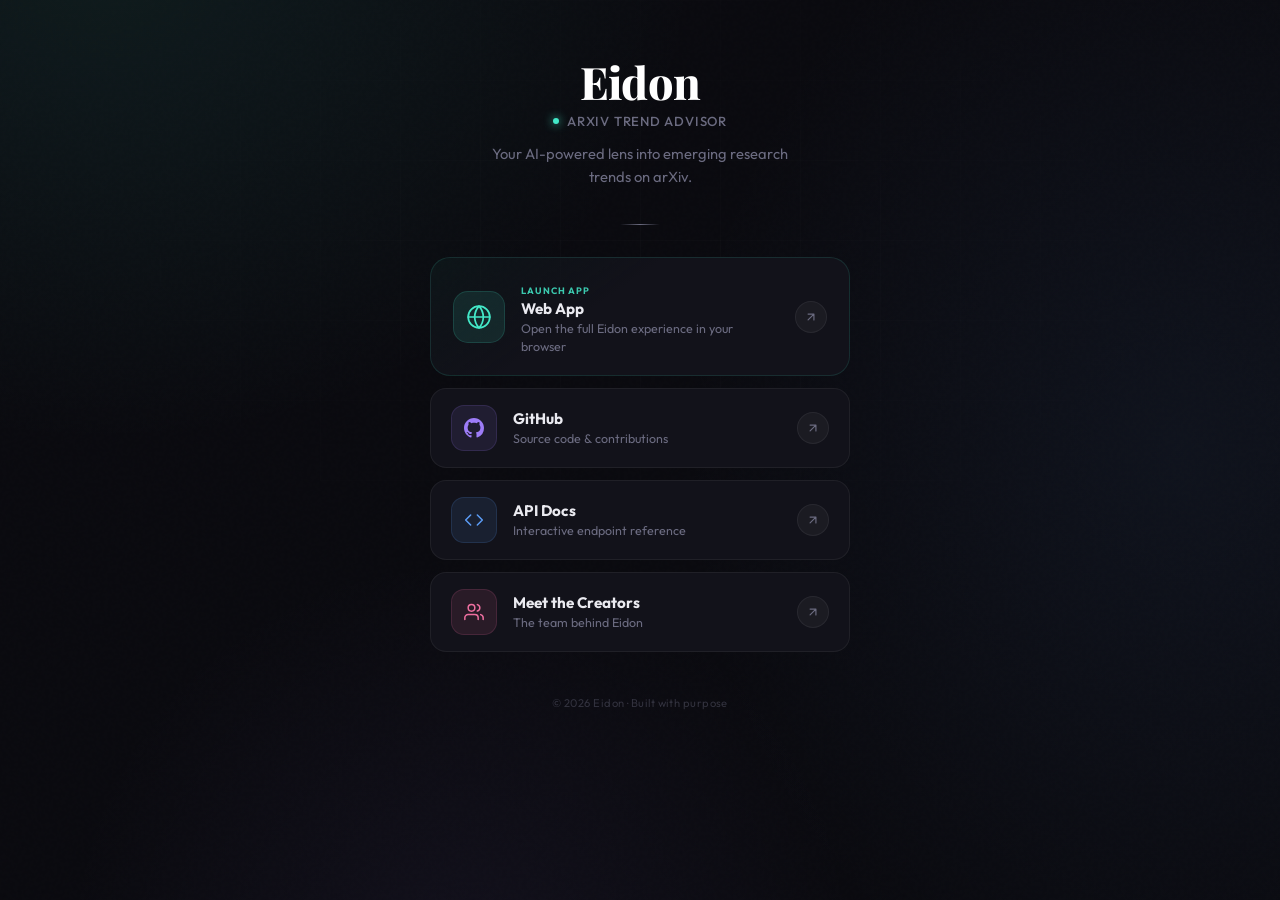
<file: web_app/all_links/index.html>
<!doctype html>
<html lang="en">
  <head>
    <meta charset="UTF-8" />
    <meta name="viewport" content="width=device-width, initial-scale=1.0" />
    <title>All Links | Eidon</title>
    <link rel="preconnect" href="https://fonts.googleapis.com" />
    <link rel="preconnect" href="https://fonts.gstatic.com" crossorigin />
    <link href="https://fonts.googleapis.com/css2?family=Outfit:wght@300;400;500;600;700;800;900&family=Playfair+Display:ital,wght@0,700;0,800;0,900;1,700&display=swap" rel="stylesheet" />
    <style>
      :root {
        --bg: #0a0a0f;
        --surface: #12121a;
        --text: #eaeaf0;
        --muted: #6b6b80;
        --teal: #43e8c8;
        --blue: #5b9cf5;
        --violet: #9d7cf7;
        --pink: #ef6fa0;
        --amber: #f5c842;
        --border: rgba(255, 255, 255, 0.06);
      }

      * { box-sizing: border-box; margin: 0; padding: 0; }

      body {
        font-family: 'Outfit', system-ui, sans-serif;
        color: var(--text);
        background: var(--bg);
        min-height: 100dvh;
        overflow-x: hidden;
        -webkit-font-smoothing: antialiased;
      }

      /* ── Ambient Background ── */
      .ambient {
        position: fixed; inset: 0; z-index: 0;
        pointer-events: none; overflow: hidden;
      }
      .ambient::before {
        content: '';
        position: absolute;
        width: 140%; height: 140%;
        top: -20%; left: -20%;
        background:
          radial-gradient(ellipse 600px 500px at 20% 10%, rgba(67, 232, 200, 0.08), transparent),
          radial-gradient(ellipse 500px 600px at 80% 50%, rgba(91, 156, 245, 0.06), transparent),
          radial-gradient(ellipse 400px 400px at 40% 90%, rgba(157, 124, 247, 0.05), transparent);
        animation: drift 25s ease-in-out infinite alternate;
      }
      .ambient .grain {
        position: absolute; inset: 0;
        background-image: url("data:image/svg+xml,%3Csvg viewBox='0 0 256 256' xmlns='http://www.w3.org/2000/svg'%3E%3Cfilter id='n'%3E%3CfeTurbulence type='fractalNoise' baseFrequency='0.9' numOctaves='4' stitchTiles='stitch'/%3E%3C/filter%3E%3Crect width='100%25' height='100%25' filter='url(%23n)' opacity='0.03'/%3E%3C/svg%3E");
        opacity: 0.4;
      }
      @keyframes drift {
        0%   { transform: translate(0, 0) rotate(0deg); }
        100% { transform: translate(30px, -20px) rotate(1deg); }
      }

      /* ── Grid Lines (decorative) ── */
      .gridlines {
        position: fixed; inset: 0; z-index: 0;
        pointer-events: none;
        background-image:
          linear-gradient(rgba(255,255,255,0.015) 1px, transparent 1px),
          linear-gradient(90deg, rgba(255,255,255,0.015) 1px, transparent 1px);
        background-size: 80px 80px;
        mask-image: radial-gradient(ellipse 60% 50% at 50% 30%, black, transparent);
      }

      .wrap {
        position: relative; z-index: 1;
        max-width: 460px;
        margin: 0 auto;
        padding: 60px 20px 50px;
        display: flex; flex-direction: column; align-items: center;
      }

      /* ── Hero ── */
      .hero {
        text-align: center;
        margin-bottom: 36px;
        animation: fadeUp 0.7s cubic-bezier(0.16, 1, 0.3, 1) 0.08s both;
      }

      .hero h1 {
        font-family: 'Playfair Display', serif;
        font-size: 2.8rem;
        font-weight: 800;
        letter-spacing: -0.02em;
        line-height: 1;
        color: #fff;
      }

      .hero .subtitle {
        display: flex;
        align-items: center;
        justify-content: center;
        gap: 8px;
        margin-top: 8px;
        font-size: 0.82rem;
        font-weight: 500;
        color: var(--muted);
        letter-spacing: 0.06em;
        text-transform: uppercase;
      }
      .hero .subtitle .pulse {
        width: 6px; height: 6px;
        border-radius: 50%;
        background: var(--teal);
        box-shadow: 0 0 10px var(--teal);
        animation: blink 2s ease-in-out infinite;
      }
      @keyframes blink { 0%,100%{opacity:1} 50%{opacity:0.25} }

      .hero .bio {
        margin-top: 14px;
        font-size: 0.92rem;
        color: var(--muted);
        line-height: 1.55;
        max-width: 340px;
        margin-inline: auto;
        font-weight: 400;
      }

      /* ── Divider ── */
      .divider {
        width: 40px; height: 1px;
        background: linear-gradient(90deg, transparent, var(--muted), transparent);
        margin: 0 auto 32px;
        opacity: 0.3;
        animation: fadeUp 0.7s cubic-bezier(0.16, 1, 0.3, 1) 0.15s both;
      }

      /* ── Links Stack ── */
      .links {
        width: 100%;
        display: flex;
        flex-direction: column;
        gap: 12px;
      }

      /* ── Link Card ── */
      .link {
        position: relative;
        display: flex;
        align-items: center;
        gap: 16px;
        padding: 16px 20px;
        border-radius: 16px;
        text-decoration: none;
        color: var(--text);
        background: var(--surface);
        border: 1px solid var(--border);
        cursor: pointer;
        transition:
          transform 0.4s cubic-bezier(0.16, 1, 0.3, 1),
          border-color 0.3s,
          box-shadow 0.4s;
        overflow: hidden;
      }

      .link::before {
        content: '';
        position: absolute; inset: 0;
        border-radius: 16px;
        background: var(--hover-grad);
        opacity: 0;
        transition: opacity 0.4s;
      }

      .link:hover {
        transform: translateY(-3px);
        border-color: var(--accent);
        box-shadow: var(--glow);
      }
      .link:hover::before { opacity: 1; }
      .link:active { transform: translateY(-1px); }

      .link > * { position: relative; z-index: 1; }

      .link .icon {
        width: 46px; height: 46px;
        border-radius: 13px;
        display: grid; place-items: center;
        background: var(--icon-bg);
        border: 1px solid var(--icon-border);
        flex-shrink: 0;
        transition: transform 0.3s cubic-bezier(0.16, 1, 0.3, 1);
      }
      .link:hover .icon { transform: scale(1.08); }

      .link .info { flex: 1; min-width: 0; }

      .link .label {
        display: inline-block;
        font-size: 0.58rem;
        font-weight: 700;
        letter-spacing: 0.1em;
        text-transform: uppercase;
        color: var(--accent);
        margin-bottom: 3px;
        opacity: 0.85;
      }

      .link .title {
        font-weight: 700;
        font-size: 0.95rem;
        line-height: 1.25;
      }

      .link .desc {
        font-size: 0.78rem;
        color: var(--muted);
        line-height: 1.4;
        margin-top: 2px;
      }

      .link .arrow {
        width: 32px; height: 32px;
        border-radius: 50%;
        display: grid; place-items: center;
        background: rgba(255,255,255,0.04);
        border: 1px solid rgba(255,255,255,0.06);
        flex-shrink: 0;
        transition: background 0.3s, transform 0.3s cubic-bezier(0.16, 1, 0.3, 1);
      }
      .link .arrow svg {
        width: 14px; height: 14px;
        stroke: var(--muted);
        stroke-width: 2;
        fill: none;
        stroke-linecap: round;
        stroke-linejoin: round;
        transition: stroke 0.3s;
      }
      .link:hover .arrow {
        background: var(--icon-bg);
        transform: translate(2px, -2px);
      }
      .link:hover .arrow svg { stroke: var(--accent); }

      /* Featured link */
      .link--featured {
        padding: 20px 22px;
        border-radius: 20px;
        background: linear-gradient(145deg, rgba(67, 232, 200, 0.04), var(--surface) 40%);
        border: 1px solid rgba(67, 232, 200, 0.12);
      }
      .link--featured .icon {
        width: 52px; height: 52px;
        border-radius: 15px;
      }

      /* ── Per-link accents ── */
      .link--web {
        --accent: var(--teal);
        --icon-bg: rgba(67, 232, 200, 0.1);
        --icon-border: rgba(67, 232, 200, 0.15);
        --hover-grad: linear-gradient(135deg, rgba(67, 232, 200, 0.04), transparent 60%);
        --glow: 0 8px 40px -10px rgba(67, 232, 200, 0.2), 0 0 0 1px rgba(67, 232, 200, 0.1);
      }
      .link--gh {
        --accent: var(--violet);
        --icon-bg: rgba(157, 124, 247, 0.1);
        --icon-border: rgba(157, 124, 247, 0.15);
        --hover-grad: linear-gradient(135deg, rgba(157, 124, 247, 0.04), transparent 60%);
        --glow: 0 8px 40px -10px rgba(157, 124, 247, 0.18), 0 0 0 1px rgba(157, 124, 247, 0.08);
      }
      .link--api {
        --accent: var(--blue);
        --icon-bg: rgba(91, 156, 245, 0.1);
        --icon-border: rgba(91, 156, 245, 0.15);
        --hover-grad: linear-gradient(135deg, rgba(91, 156, 245, 0.04), transparent 60%);
        --glow: 0 8px 40px -10px rgba(91, 156, 245, 0.18), 0 0 0 1px rgba(91, 156, 245, 0.08);
      }
      .link--team {
        --accent: var(--pink);
        --icon-bg: rgba(239, 111, 160, 0.1);
        --icon-border: rgba(239, 111, 160, 0.15);
        --hover-grad: linear-gradient(135deg, rgba(239, 111, 160, 0.04), transparent 60%);
        --glow: 0 8px 40px -10px rgba(239, 111, 160, 0.18), 0 0 0 1px rgba(239, 111, 160, 0.08);
      }

      /* ── Staggered reveal ── */
      .r { animation: fadeUp 0.65s cubic-bezier(0.16, 1, 0.3, 1) both; }
      .r1 { animation-delay: 0.18s; }
      .r2 { animation-delay: 0.26s; }
      .r3 { animation-delay: 0.34s; }
      .r4 { animation-delay: 0.42s; }
      @keyframes fadeUp {
        from { opacity: 0; transform: translateY(24px); }
        to   { opacity: 1; transform: translateY(0); }
      }

      /* ── Footer ── */
      .footer {
        margin-top: 44px;
        text-align: center;
        animation: fadeUp 0.7s cubic-bezier(0.16, 1, 0.3, 1) 0.55s both;
      }
      .footer .made {
        font-size: 0.7rem;
        color: var(--muted);
        opacity: 0.4;
        letter-spacing: 0.04em;
      }
      .footer .socials {
        display: flex;
        justify-content: center;
        gap: 6px;
        margin-bottom: 14px;
      }
      .footer .socials a {
        width: 36px; height: 36px;
        border-radius: 10px;
        display: grid; place-items: center;
        background: rgba(255,255,255,0.03);
        border: 1px solid var(--border);
        transition: background 0.3s, border-color 0.3s, transform 0.3s;
      }
      .footer .socials a:hover {
        background: rgba(255,255,255,0.06);
        border-color: rgba(255,255,255,0.12);
        transform: translateY(-2px);
      }
      .footer .socials a svg {
        width: 15px; height: 15px;
        fill: var(--muted);
      }

      /* ── Mobile ── */
      @media (max-width: 480px) {
        .wrap { padding: 48px 16px 40px; }
        .hero h1 { font-size: 2.3rem; }
        .link { padding: 14px 16px; gap: 14px; }
        .link--featured { padding: 18px; }
        .link .icon { width: 42px; height: 42px; }
        .link--featured .icon { width: 48px; height: 48px; }
        .avatar { width: 76px; height: 76px; border-radius: 20px; }
      }
    </style>
  </head>
  <body>
    <div class="ambient"><div class="grain"></div></div>
    <div class="gridlines"></div>

    <main class="wrap">

      <!-- Hero -->
      <header class="hero">
        <h1>Eidon</h1>
        <div class="subtitle">
          <span class="pulse"></span>
          arXiv Trend Advisor
        </div>
        <p class="bio">Your AI-powered lens into emerging research trends on arXiv.</p>
      </header>

      <div class="divider"></div>

      <!-- Links -->
      <nav class="links" aria-label="Links">

        <!-- Web App (Featured) -->
        <a class="link link--web link--featured r r1" href="https://eidon-web-001.onrender.com/index.html" target="_blank" rel="noopener noreferrer">
          <div class="icon">
            <svg width="26" height="26" viewBox="0 0 24 24" fill="none" stroke="var(--teal)" stroke-width="1.6" stroke-linecap="round" stroke-linejoin="round">
              <circle cx="12" cy="12" r="10"/><path d="M2 12h20"/><path d="M12 2a15.3 15.3 0 0 1 4 10 15.3 15.3 0 0 1-4 10 15.3 15.3 0 0 1-4-10 15.3 15.3 0 0 1 4-10z"/>
            </svg>
          </div>
          <div class="info">
            <span class="label">Launch App</span>
            <div class="title">Web App</div>
            <div class="desc">Open the full Eidon experience in your browser</div>
          </div>
          <div class="arrow"><svg viewBox="0 0 24 24"><path d="M7 17L17 7M7 7h10v10"/></svg></div>
        </a>

        <!-- GitHub -->
        <a class="link link--gh r r2" href="https://github.com/dkethan/arxiv-trend-predictor" target="_blank" rel="noopener noreferrer">
          <div class="icon">
            <svg width="20" height="20" viewBox="0 0 24 24" fill="var(--violet)">
              <path d="M12 0C5.37 0 0 5.37 0 12c0 5.31 3.435 9.795 8.205 11.385.6.105.825-.255.825-.57 0-.285-.015-1.23-.015-2.235-3.015.555-3.795-.735-4.035-1.41-.135-.345-.72-1.41-1.23-1.695-.42-.225-1.02-.78-.015-.795.945-.015 1.62.87 1.845 1.23 1.08 1.815 2.805 1.305 3.495.99.105-.78.42-1.305.765-1.605-2.67-.3-5.46-1.335-5.46-5.925 0-1.305.465-2.385 1.23-3.225-.12-.3-.54-1.53.12-3.18 0 0 1.005-.315 3.3 1.23.96-.27 1.98-.405 3-.405s2.04.135 3 .405c2.295-1.56 3.3-1.23 3.3-1.23.66 1.65.24 2.88.12 3.18.765.84 1.23 1.905 1.23 3.225 0 4.605-2.805 5.625-5.475 5.925.435.375.81 1.095.81 2.22 0 1.605-.015 2.895-.015 3.3 0 .315.225.69.825.57A12.02 12.02 0 0 0 24 12c0-6.63-5.37-12-12-12z"/>
            </svg>
          </div>
          <div class="info">
            <div class="title">GitHub</div>
            <div class="desc">Source code & contributions</div>
          </div>
          <div class="arrow"><svg viewBox="0 0 24 24"><path d="M7 17L17 7M7 7h10v10"/></svg></div>
        </a>

        <!-- API Docs -->
        <a class="link link--api r r3" href="https://eidon-api-001.onrender.com/docs" target="_blank" rel="noopener noreferrer">
          <div class="icon">
            <svg width="20" height="20" viewBox="0 0 24 24" fill="none" stroke="var(--blue)" stroke-width="1.8" stroke-linecap="round" stroke-linejoin="round">
              <polyline points="16 18 22 12 16 6"/><polyline points="8 6 2 12 8 18"/>
            </svg>
          </div>
          <div class="info">
            <div class="title">API Docs</div>
            <div class="desc">Interactive endpoint reference</div>
          </div>
          <div class="arrow"><svg viewBox="0 0 24 24"><path d="M7 17L17 7M7 7h10v10"/></svg></div>
        </a>

        <!-- Creators -->
        <a class="link link--team r r4" href="https://eidon-web-001.onrender.com/creators.html" target="_blank" rel="noopener noreferrer">
          <div class="icon">
            <svg width="20" height="20" viewBox="0 0 24 24" fill="none" stroke="var(--pink)" stroke-width="1.8" stroke-linecap="round" stroke-linejoin="round">
              <path d="M17 21v-2a4 4 0 0 0-4-4H5a4 4 0 0 0-4 4v2"/><circle cx="9" cy="7" r="4"/><path d="M23 21v-2a4 4 0 0 0-3-3.87"/><path d="M16 3.13a4 4 0 0 1 0 7.75"/>
            </svg>
          </div>
          <div class="info">
            <div class="title">Meet the Creators</div>
            <div class="desc">The team behind Eidon</div>
          </div>
          <div class="arrow"><svg viewBox="0 0 24 24"><path d="M7 17L17 7M7 7h10v10"/></svg></div>
        </a>

      </nav>

      <!-- Footer -->
      <footer class="footer">
        <p class="made">© 2026 Eidon · Built with purpose</p>
      </footer>

    </main>
  </body>
</html>
</file>
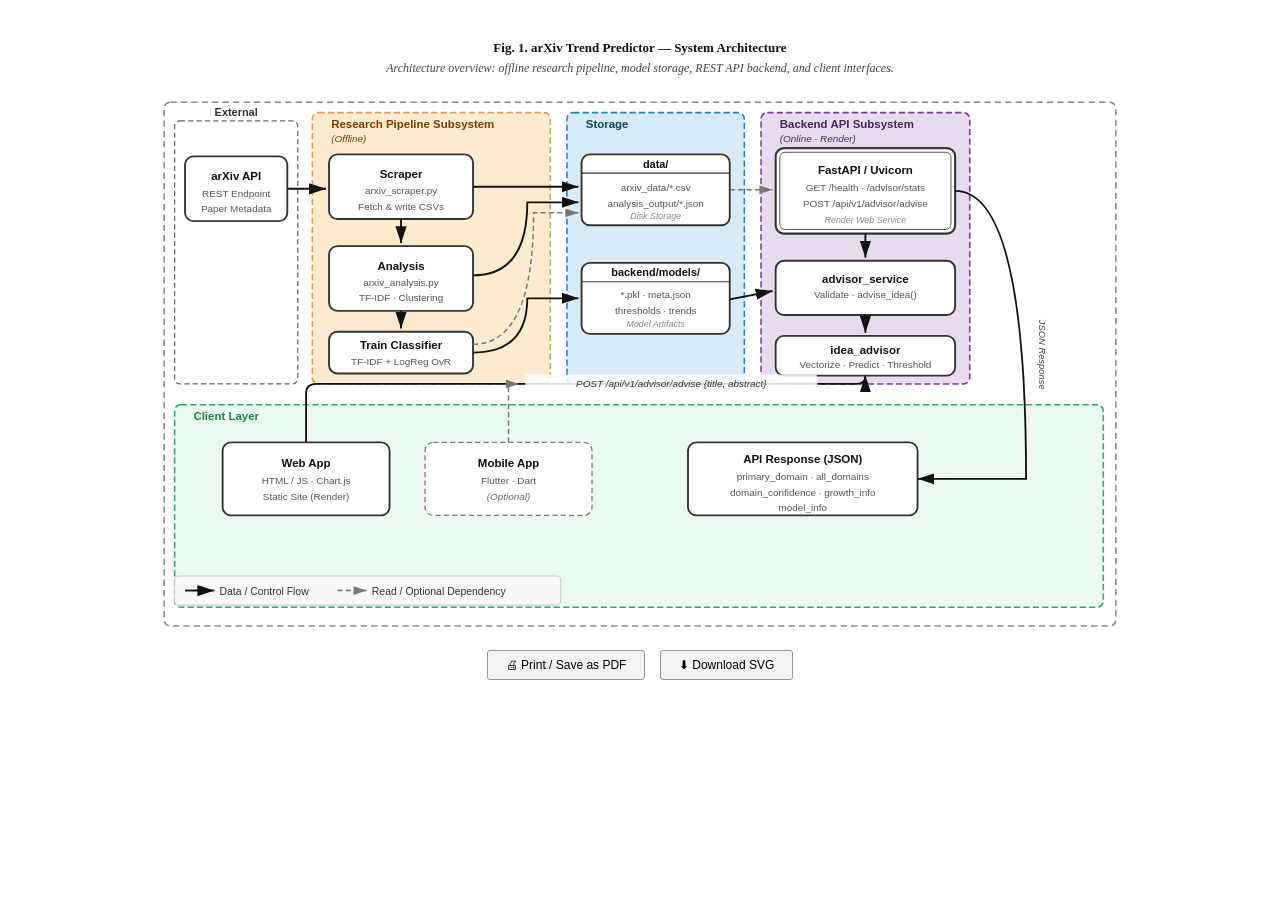
<file: docs/design_001.html>
<!DOCTYPE html>
<html lang="en">
<head>
<meta charset="UTF-8">
<title>System Architecture — arXiv Trend Predictor</title>
<style>
  * { box-sizing: border-box; margin: 0; padding: 0; }
  body {
    background: #fff;
    font-family: Arial, Helvetica, sans-serif;
    padding: 40px 50px;
    color: #111;
  }
  @media print {
    body { padding: 10px 16px; }
    .btn-bar { display: none; }
  }
  .wrap { max-width: 960px; margin: 0 auto; }
  .fig-num {
    text-align: center;
    font-size: 13px;
    font-weight: bold;
    margin-bottom: 5px;
    font-family: 'Times New Roman', Times, serif;
  }
  .fig-cap {
    text-align: center;
    font-size: 12px;
    color: #444;
    font-style: italic;
    font-family: 'Times New Roman', Times, serif;
    margin-bottom: 22px;
  }
  svg { display: block; width: 100%; }
  .btn-bar { text-align: center; margin-top: 20px; }
  button {
    font-size: 12px;
    padding: 7px 18px;
    border: 1px solid #999;
    background: #f3f3f3;
    border-radius: 3px;
    cursor: pointer;
    margin: 0 5px;
  }
  button:hover { background: #e3e3e3; }
</style>
</head>
<body>
<div class="wrap">

  <div class="fig-num">Fig. 1. arXiv Trend Predictor — System Architecture</div>
  <div class="fig-cap">Architecture overview: offline research pipeline, model storage, REST API backend, and client interfaces.</div>

  <svg id="diag" viewBox="0 0 920 510" xmlns="http://www.w3.org/2000/svg"
       font-family="Arial, Helvetica, sans-serif" font-size="11">
    <defs>
      <marker id="arr" markerWidth="10" markerHeight="10" refX="9" refY="3.5" orient="auto">
        <path d="M0,0.5 L9,3.5 L0,6.5 Z" fill="#111"/>
      </marker>
      <marker id="arr-g" markerWidth="10" markerHeight="10" refX="9" refY="3.5" orient="auto">
        <path d="M0,0.5 L9,3.5 L0,6.5 Z" fill="#777"/>
      </marker>
    </defs>

    <!-- ─── Outer frame ─── -->
    <rect x="4" y="4" width="912" height="502" rx="6"
          fill="none" stroke="#888" stroke-width="1.5" stroke-dasharray="6,4"/>

    <!-- ═══════════════════════════════════
         SUBSYSTEM BACKGROUNDS
    ═══════════════════════════════════ -->

    <!-- External (dashed, no fill) -->
    <rect x="14" y="22" width="118" height="252" rx="5"
          fill="none" stroke="#666" stroke-width="1.2" stroke-dasharray="5,3"/>
    <text x="73" y="17" text-anchor="middle" font-size="10.5" font-weight="bold" fill="#333">External</text>

    <!-- Research Pipeline — orange -->
    <rect x="146" y="14" width="228" height="260" rx="6"
          fill="#FDEBD0" stroke="#E59866" stroke-width="1.5" stroke-dasharray="6,3"/>
    <text x="164" y="29" font-size="11" font-weight="bold" fill="#7D3C00">Research Pipeline Subsystem</text>
    <text x="164" y="42" font-size="9.5" fill="#7D3C00" font-style="italic">(Offline)</text>

    <!-- Storage — blue -->
    <rect x="390" y="14" width="170" height="260" rx="6"
          fill="#D6EAF8" stroke="#2980B9" stroke-width="1.5" stroke-dasharray="6,3"/>
    <text x="408" y="29" font-size="11" font-weight="bold" fill="#154360">Storage</text>

    <!-- Backend API — purple -->
    <rect x="576" y="14" width="200" height="260" rx="6"
          fill="#E8DAEF" stroke="#7D3C98" stroke-width="1.5" stroke-dasharray="6,3"/>
    <text x="594" y="29" font-size="11" font-weight="bold" fill="#4A235A">Backend API Subsystem</text>
    <text x="594" y="42" font-size="9.5" fill="#4A235A" font-style="italic">(Online · Render)</text>

    <!-- Clients — green -->
    <rect x="14" y="294" width="890" height="194" rx="6"
          fill="#EAFAF1" stroke="#27AE60" stroke-width="1.5" stroke-dasharray="6,3"/>
    <text x="32" y="309" font-size="11" font-weight="bold" fill="#1E8449">Client Layer</text>

    <!-- ═══════════════════════════════════
         NODE BOXES
    ═══════════════════════════════════ -->

    <!-- arXiv API -->
    <rect x="24" y="56" width="98" height="62" rx="8" fill="#fff" stroke="#333" stroke-width="1.8"/>
    <text x="73" y="79" text-anchor="middle" font-weight="bold" font-size="11" fill="#111">arXiv API</text>
    <text x="73" y="95" text-anchor="middle" font-size="9.5" fill="#555">REST Endpoint</text>
    <text x="73" y="109" text-anchor="middle" font-size="9.5" fill="#555">Paper Metadata</text>

    <!-- Scraper -->
    <rect x="162" y="54" width="138" height="62" rx="8" fill="#fff" stroke="#333" stroke-width="1.8"/>
    <text x="231" y="77" text-anchor="middle" font-weight="bold" font-size="11" fill="#111">Scraper</text>
    <text x="231" y="92" text-anchor="middle" font-size="9.5" fill="#555">arxiv_scraper.py</text>
    <text x="231" y="107" text-anchor="middle" font-size="9.5" fill="#555">Fetch &amp; write CSVs</text>

    <!-- Analysis -->
    <rect x="162" y="142" width="138" height="62" rx="8" fill="#fff" stroke="#333" stroke-width="1.8"/>
    <text x="231" y="165" text-anchor="middle" font-weight="bold" font-size="11" fill="#111">Analysis</text>
    <text x="231" y="180" text-anchor="middle" font-size="9.5" fill="#555">arxiv_analysis.py</text>
    <text x="231" y="195" text-anchor="middle" font-size="9.5" fill="#555">TF-IDF · Clustering</text>

    <!-- Advisor Train -->
    <rect x="162" y="224" width="138" height="40" rx="8" fill="#fff" stroke="#333" stroke-width="1.8"/>
    <text x="231" y="241" text-anchor="middle" font-weight="bold" font-size="11" fill="#111">Train Classifier</text>
    <text x="231" y="256" text-anchor="middle" font-size="9.5" fill="#555">TF-IDF + LogReg OvR</text>

    <!-- data/ -->
    <rect x="404" y="54" width="142" height="68" rx="8" fill="#fff" stroke="#333" stroke-width="1.8"/>
    <line x1="404" y1="72" x2="546" y2="72" stroke="#333" stroke-width="1"/>
    <text x="475" y="67" text-anchor="middle" font-weight="bold" font-size="10.5" fill="#111">data/</text>
    <text x="475" y="89" text-anchor="middle" font-size="9.5" fill="#555">arxiv_data/*.csv</text>
    <text x="475" y="104" text-anchor="middle" font-size="9.5" fill="#555">analysis_output/*.json</text>
    <text x="475" y="116" text-anchor="middle" font-size="8.5" fill="#888" font-style="italic">Disk Storage</text>

    <!-- backend/models/ -->
    <rect x="404" y="158" width="142" height="68" rx="8" fill="#fff" stroke="#333" stroke-width="1.8"/>
    <line x1="404" y1="176" x2="546" y2="176" stroke="#333" stroke-width="1"/>
    <text x="475" y="171" text-anchor="middle" font-weight="bold" font-size="10.5" fill="#111">backend/models/</text>
    <text x="475" y="192" text-anchor="middle" font-size="9.5" fill="#555">*.pkl · meta.json</text>
    <text x="475" y="207" text-anchor="middle" font-size="9.5" fill="#555">thresholds · trends</text>
    <text x="475" y="219" text-anchor="middle" font-size="8.5" fill="#888" font-style="italic">Model Artifacts</text>

    <!-- FastAPI (double-border = server) -->
    <rect x="590" y="48" width="172" height="82" rx="8" fill="#fff" stroke="#333" stroke-width="2"/>
    <rect x="594" y="52" width="164" height="74" rx="5" fill="none" stroke="#333" stroke-width="0.8"/>
    <text x="676" y="73" text-anchor="middle" font-weight="bold" font-size="11" fill="#111">FastAPI / Uvicorn</text>
    <text x="676" y="89" text-anchor="middle" font-size="9.5" fill="#555">GET  /health  ·  /advisor/stats</text>
    <text x="676" y="104" text-anchor="middle" font-size="9.5" fill="#555">POST /api/v1/advisor/advise</text>
    <text x="676" y="120" text-anchor="middle" font-size="8.5" fill="#888" font-style="italic">Render Web Service</text>

    <!-- advisor_service -->
    <rect x="590" y="156" width="172" height="52" rx="8" fill="#fff" stroke="#333" stroke-width="1.8"/>
    <text x="676" y="177" text-anchor="middle" font-weight="bold" font-size="11" fill="#111">advisor_service</text>
    <text x="676" y="192" text-anchor="middle" font-size="9.5" fill="#555">Validate · advise_idea()</text>
    <text x="676" y="200" text-anchor="middle" font-size="9" fill="#888" font-style="italic"> </text>

    <!-- idea_advisor inference -->
    <rect x="590" y="228" width="172" height="38" rx="8" fill="#fff" stroke="#333" stroke-width="1.8"/>
    <text x="676" y="245" text-anchor="middle" font-weight="bold" font-size="11" fill="#111">idea_advisor</text>
    <text x="676" y="259" text-anchor="middle" font-size="9.5" fill="#555">Vectorize · Predict · Threshold</text>

    <!-- Web App -->
    <rect x="60" y="330" width="160" height="70" rx="8" fill="#fff" stroke="#333" stroke-width="1.8"/>
    <text x="140" y="354" text-anchor="middle" font-weight="bold" font-size="11" fill="#111">Web App</text>
    <text x="140" y="370" text-anchor="middle" font-size="9.5" fill="#555">HTML / JS · Chart.js</text>
    <text x="140" y="385" text-anchor="middle" font-size="9.5" fill="#555">Static Site (Render)</text>

    <!-- Mobile App (optional) -->
    <rect x="254" y="330" width="160" height="70" rx="8" fill="#fff" stroke="#777" stroke-width="1.2" stroke-dasharray="5,3"/>
    <text x="334" y="354" text-anchor="middle" font-weight="bold" font-size="11" fill="#111">Mobile App</text>
    <text x="334" y="370" text-anchor="middle" font-size="9.5" fill="#555">Flutter · Dart</text>
    <text x="334" y="385" text-anchor="middle" font-size="9.5" fill="#666" font-style="italic">(Optional)</text>

    <!-- API Response box -->
    <rect x="506" y="330" width="220" height="70" rx="8" fill="#fff" stroke="#333" stroke-width="1.8"/>
    <text x="616" y="350" text-anchor="middle" font-weight="bold" font-size="11" fill="#111">API Response (JSON)</text>
    <text x="616" y="366" text-anchor="middle" font-size="9.5" fill="#555">primary_domain · all_domains</text>
    <text x="616" y="381" text-anchor="middle" font-size="9.5" fill="#555">domain_confidence · growth_info</text>
    <text x="616" y="396" text-anchor="middle" font-size="9.5" fill="#555">model_info</text>

    <!-- ═══════════════════════════════════
         ARROWS
    ═══════════════════════════════════ -->

    <!-- arXiv → Scraper -->
    <line x1="122" y1="87" x2="159" y2="87"
          stroke="#111" stroke-width="1.8" marker-end="url(#arr)"/>

    <!-- Scraper → Analysis -->
    <line x1="231" y1="116" x2="231" y2="139"
          stroke="#111" stroke-width="1.8" marker-end="url(#arr)"/>

    <!-- Analysis → Train -->
    <line x1="231" y1="204" x2="231" y2="221"
          stroke="#111" stroke-width="1.8" marker-end="url(#arr)"/>

    <!-- Scraper → data/ -->
    <line x1="300" y1="85" x2="401" y2="85"
          stroke="#111" stroke-width="1.8" marker-end="url(#arr)"/>

    <!-- Analysis → data/ (angled) -->
    <path d="M300,170 Q352,170 352,100 L401,100"
          stroke="#111" stroke-width="1.8" fill="none" marker-end="url(#arr)"/>

    <!-- Train → models/ -->
    <path d="M300,244 Q352,244 352,192 L401,192"
          stroke="#111" stroke-width="1.8" fill="none" marker-end="url(#arr)"/>

    <!-- Train → data/ (read, dashed) -->
    <path d="M300,236 Q358,236 358,110 L401,110"
          stroke="#777" stroke-width="1.4" stroke-dasharray="5,3"
          fill="none" marker-end="url(#arr-g)"/>

    <!-- data/ -.-> FastAPI (readiness, dashed) -->
    <line x1="546" y1="88" x2="587" y2="88"
          stroke="#777" stroke-width="1.4" stroke-dasharray="5,3"
          fill="none" marker-end="url(#arr-g)"/>

    <!-- models/ → advisor_service -->
    <line x1="546" y1="193" x2="587" y2="185"
          stroke="#111" stroke-width="1.8" marker-end="url(#arr)"/>

    <!-- FastAPI → advisor_service -->
    <line x1="676" y1="130" x2="676" y2="153"
          stroke="#111" stroke-width="1.8" marker-end="url(#arr)"/>

    <!-- advisor_service → idea_advisor -->
    <line x1="676" y1="208" x2="676" y2="225"
          stroke="#111" stroke-width="1.8" marker-end="url(#arr)"/>

    <!-- Web App → FastAPI (up and over) -->
    <path d="M140,330 L140,283 Q140,274 150,274 L668,274 Q676,274 676,266"
          stroke="#111" stroke-width="1.8" fill="none" marker-end="url(#arr)"/>

    <!-- Mobile App → FastAPI (optional, dashed) -->
    <path d="M334,330 L334,279 Q334,274 344,274"
          stroke="#777" stroke-width="1.4" stroke-dasharray="5,3"
          fill="none" marker-end="url(#arr-g)"/>

    <!-- POST label on top -->
    <rect x="350" y="265" width="280" height="16" rx="3" fill="#fff" opacity="0.85"/>
    <text x="490" y="277" text-anchor="middle" font-size="9.5" fill="#333" font-style="italic">
      POST /api/v1/advisor/advise  {title, abstract}
    </text>

    <!-- FastAPI → Response -->
    <path d="M762,89 Q830,89 830,365 L726,365"
          stroke="#111" stroke-width="1.8" fill="none" marker-end="url(#arr)"/>
    <!-- label -->
    <rect x="836" y="200" width="16" height="80" rx="2" fill="#fff" opacity="0.8"/>
    <text x="842" y="246" text-anchor="middle" font-size="9" fill="#444"
          transform="rotate(90 842 246)" font-style="italic">JSON Response</text>

    <!-- ═══════════════════════════════════
         LEGEND
    ═══════════════════════════════════ -->
    <rect x="14" y="458" width="370" height="28" rx="4"
          fill="#f8f8f8" stroke="#ccc" stroke-width="1"/>
    <line x1="24" y1="472" x2="52" y2="472"
          stroke="#111" stroke-width="1.8" marker-end="url(#arr)"/>
    <text x="57" y="476" font-size="10" fill="#333">Data / Control Flow</text>
    <line x1="170" y1="472" x2="198" y2="472"
          stroke="#777" stroke-width="1.4" stroke-dasharray="5,3" marker-end="url(#arr-g)"/>
    <text x="203" y="476" font-size="10" fill="#333">Read / Optional Dependency</text>

  </svg>

  <div class="btn-bar">
    <button onclick="window.print()">🖨 Print / Save as PDF</button>
    <button onclick="downloadSVG()">⬇ Download SVG</button>
  </div>
</div>

<script>
function downloadSVG() {
  const svg = document.getElementById('diag');
  const data = new XMLSerializer().serializeToString(svg);
  const blob = new Blob([data], { type: 'image/svg+xml' });
  const a = document.createElement('a');
  a.href = URL.createObjectURL(blob);
  a.download = 'arxiv-architecture.svg';
  a.click();
}
</script>
</body>
</html>
</file>
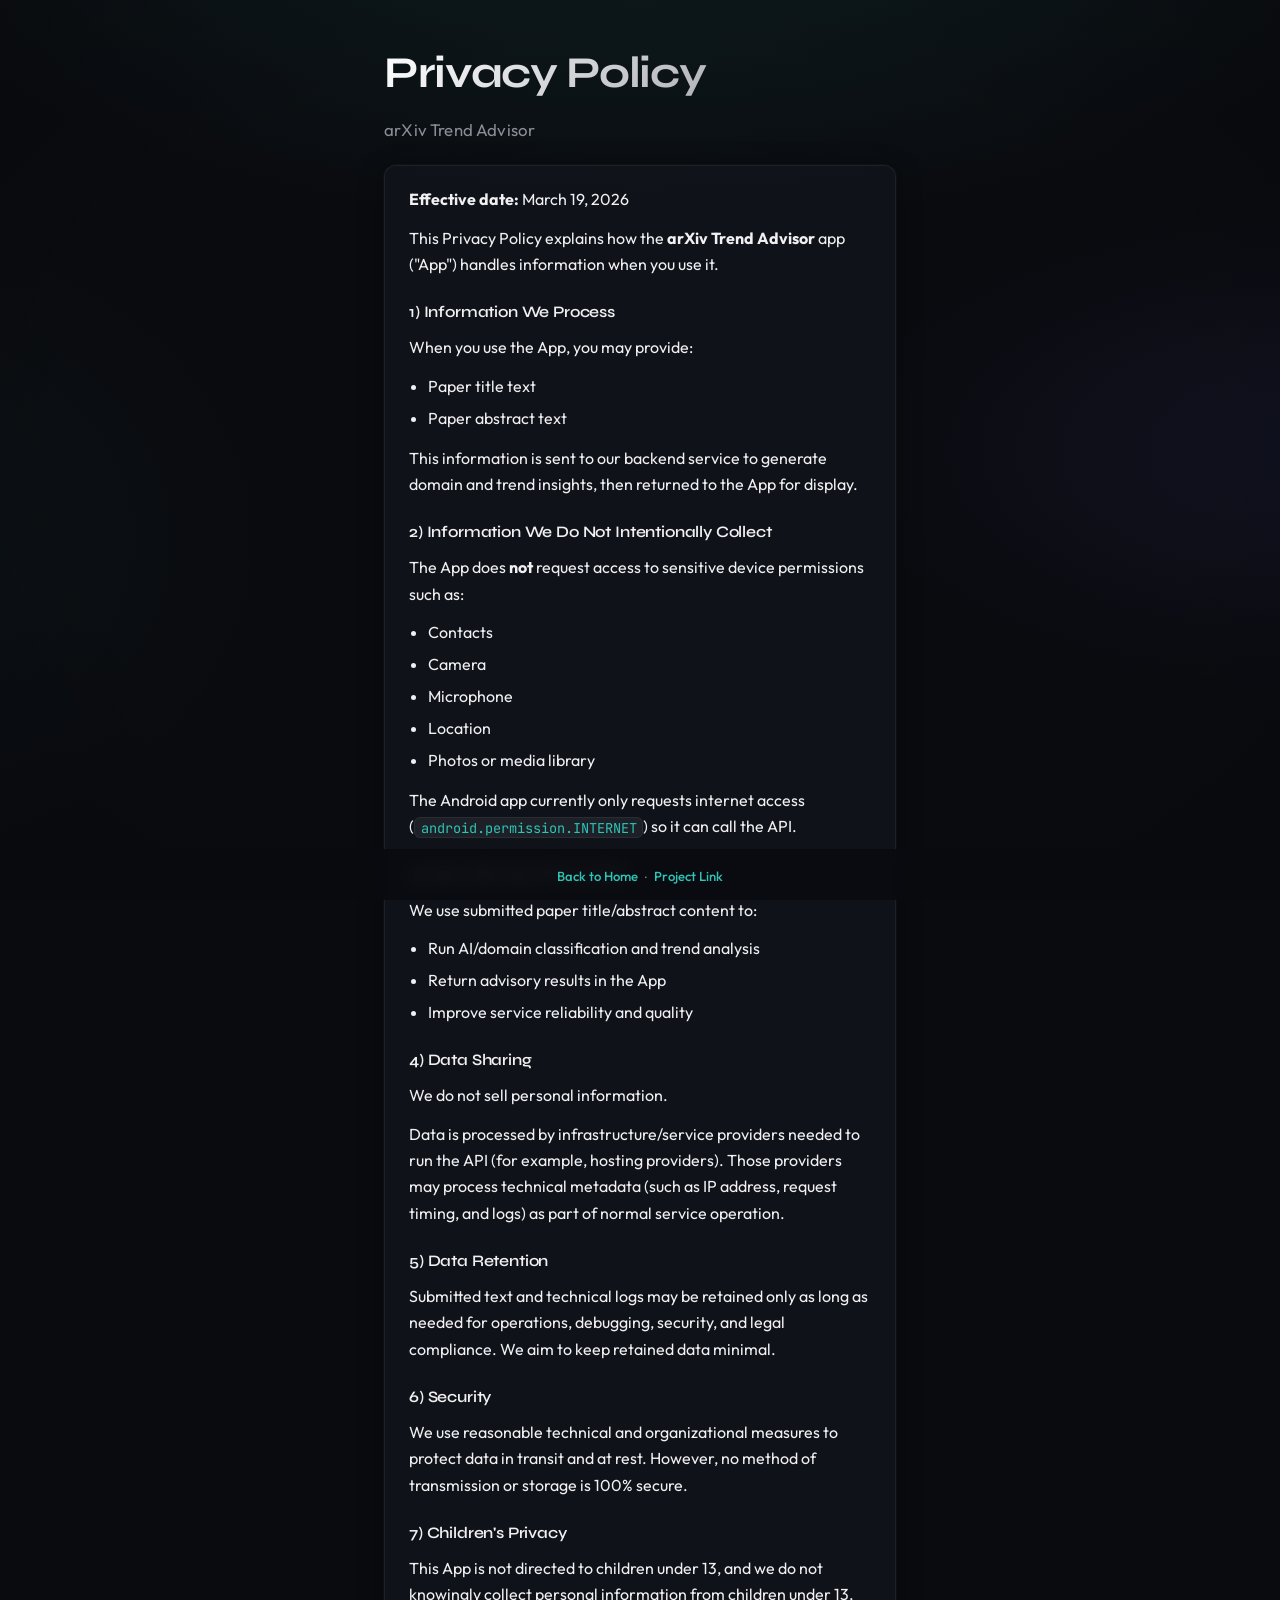
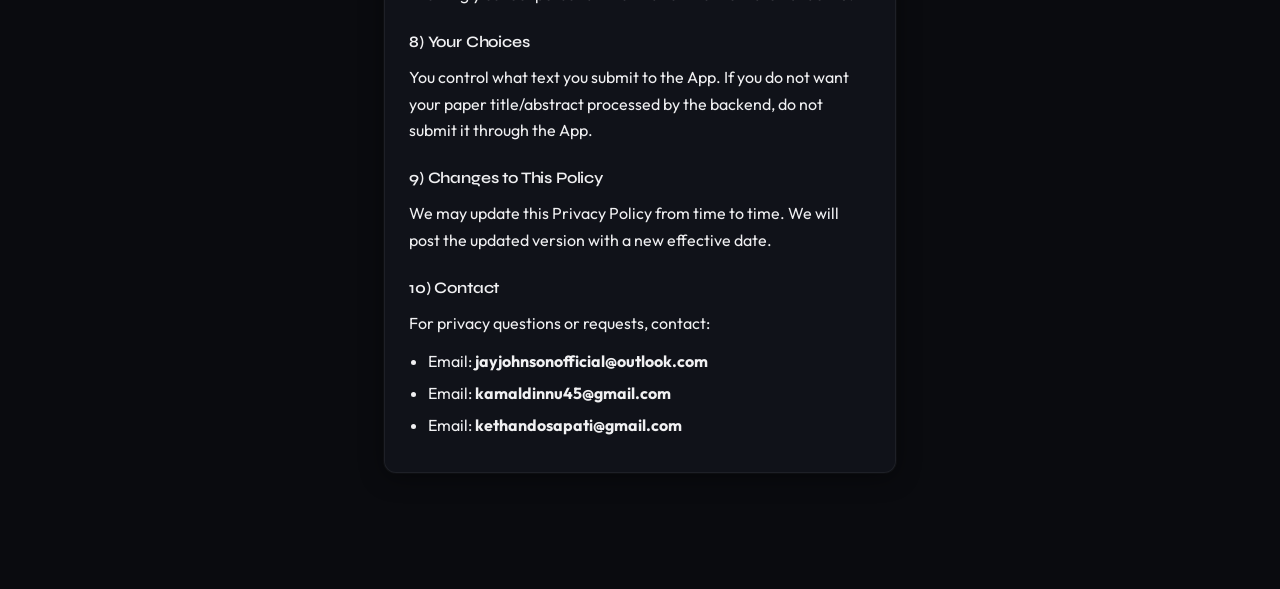
<file: web_app/privacy-policy.html>
<!DOCTYPE html>
<html lang="en" data-api-base="https://eidon-api-001.onrender.com">
<head>
  <meta charset="UTF-8" />
  <meta name="viewport" content="width=device-width, initial-scale=1, viewport-fit=cover" />
  <title>Privacy Policy | arXiv Trend Advisor</title>
  <link rel="icon" href="favicon.ico" sizes="32x32" />
  <link rel="icon" href="favicon.svg" type="image/svg+xml" />
  <link rel="apple-touch-icon" href="apple-touch-icon.png" />
  <link rel="manifest" href="manifest.json" />
  <meta name="theme-color" content="#5B4FD9" />
  <link rel="preconnect" href="https://fonts.googleapis.com" />
  <link rel="preconnect" href="https://fonts.gstatic.com" crossorigin />
  <link rel="stylesheet" href="styles.css" />
</head>
<body>
  <div class="page policy-page">
    <header class="header">
      <h1 class="title">Privacy Policy</h1>
      <p class="tagline">arXiv Trend Advisor</p>
    </header>

    <main class="main policy-main">
      <section class="card policy-card">
        <p><strong>Effective date:</strong> March 19, 2026</p>
        <p>
          This Privacy Policy explains how the <strong>arXiv Trend Advisor</strong> app
          ("App") handles information when you use it.
        </p>

        <h2>1) Information We Process</h2>
        <p>When you use the App, you may provide:</p>
        <ul>
          <li>Paper title text</li>
          <li>Paper abstract text</li>
        </ul>
        <p>
          This information is sent to our backend service to generate domain and trend insights,
          then returned to the App for display.
        </p>

        <h2>2) Information We Do Not Intentionally Collect</h2>
        <p>The App does <strong>not</strong> request access to sensitive device permissions such as:</p>
        <ul>
          <li>Contacts</li>
          <li>Camera</li>
          <li>Microphone</li>
          <li>Location</li>
          <li>Photos or media library</li>
        </ul>
        <p>
          The Android app currently only requests internet access
          (<code>android.permission.INTERNET</code>) so it can call the API.
        </p>

        <h2>3) How We Use Information</h2>
        <p>We use submitted paper title/abstract content to:</p>
        <ul>
          <li>Run AI/domain classification and trend analysis</li>
          <li>Return advisory results in the App</li>
          <li>Improve service reliability and quality</li>
        </ul>

        <h2>4) Data Sharing</h2>
        <p>We do not sell personal information.</p>
        <p>
          Data is processed by infrastructure/service providers needed to run the API (for example,
          hosting providers). Those providers may process technical metadata (such as IP address,
          request timing, and logs) as part of normal service operation.
        </p>

        <h2>5) Data Retention</h2>
        <p>
          Submitted text and technical logs may be retained only as long as needed for operations,
          debugging, security, and legal compliance. We aim to keep retained data minimal.
        </p>

        <h2>6) Security</h2>
        <p>
          We use reasonable technical and organizational measures to protect data in transit and at rest.
          However, no method of transmission or storage is 100% secure.
        </p>

        <h2>7) Children's Privacy</h2>
        <p>
          This App is not directed to children under 13, and we do not knowingly collect personal
          information from children under 13.
        </p>

        <h2>8) Your Choices</h2>
        <p>
          You control what text you submit to the App. If you do not want your paper title/abstract
          processed by the backend, do not submit it through the App.
        </p>

        <h2>9) Changes to This Policy</h2>
        <p>
          We may update this Privacy Policy from time to time. We will post the updated version with
          a new effective date.
        </p>

        <h2>10) Contact</h2>
        <p>For privacy questions or requests, contact:</p>
        <ul>
          <li>Email: <strong>jayjohnsonofficial@outlook.com</strong></li>
          <li>Email: <strong>kamaldinnu45@gmail.com</strong></li>
          <li>Email: <strong>kethandosapati@gmail.com</strong></li>
        </ul>
      </section>
    </main>

    <footer class="footer footer-bar">
      <p class="footer-links footer-links-one-line">
        <a href="./index.html">Back to Home</a>
        ·
        <a href="https://github.com/dkethan/arxiv-trend-predictor" target="_blank" rel="noopener">Project Link</a>
      </p>
    </footer>
  </div>
</body>
</html>
</file>
<file: web_app/styles.css>
/* arXiv Trend Advisor – distinctive, premium editorial feel */

@import url('https://fonts.googleapis.com/css2?family=Syne:wght@500;600;700;800&family=Outfit:wght@300;400;500;600&family=JetBrains+Mono:wght@400;500&display=swap');

:root {
  --bg: #0a0b0f;
  --bg-mesh: radial-gradient(ellipse 140% 90% at 50% -15%, rgba(46, 196, 182, 0.11), transparent 45%),
             radial-gradient(ellipse 90% 60% at 105% 50%, rgba(99, 102, 241, 0.08), transparent 45%),
             radial-gradient(ellipse 70% 80% at -10% 60%, rgba(46, 196, 182, 0.04), transparent 45%),
             #0a0b0f;
  --vignette: radial-gradient(ellipse 100% 100% at 50% 50%, transparent 40%, rgba(0, 0, 0, 0.25) 100%);
  --grid-dot: rgba(255, 255, 255, 0.045);
  --grid-line: rgba(255, 255, 255, 0.035);
  --surface: rgba(18, 20, 28, 0.85);
  --surface-elevated: rgba(28, 31, 42, 0.9);
  --border: rgba(255, 255, 255, 0.06);
  --border-focus: rgba(46, 196, 182, 0.5);
  --text: #f0f0f2;
  --text-muted: #8b8d98;
  --accent: #2ec4b6;
  --accent-soft: rgba(46, 196, 182, 0.2);
  --accent-glow: rgba(46, 196, 182, 0.35);
  --success: #34d399;
  --success-soft: rgba(52, 211, 153, 0.15);
  --amber: #fbbf24;
  --amber-soft: rgba(251, 191, 36, 0.15);
  --error: #f87171;
  --error-soft: rgba(248, 113, 113, 0.12);
  --radius: 12px;
  --radius-sm: 8px;
  --font-display: "Syne", system-ui, sans-serif;
  --font-sans: "Outfit", system-ui, sans-serif;
  --font-mono: "JetBrains Mono", ui-monospace, monospace;
  --shadow-card: 0 4px 24px rgba(0, 0, 0, 0.4), 0 0 0 1px rgba(255, 255, 255, 0.03);
  --shadow-card-hover: 0 8px 32px rgba(0, 0, 0, 0.5), 0 0 0 1px rgba(255, 255, 255, 0.04);
  --shadow-glow: 0 0 40px -8px var(--accent-glow);
}

*,
*::before,
*::after {
  box-sizing: border-box;
}

html {
  -webkit-text-size-adjust: 100%;
  text-size-adjust: 100%;
}

body {
  margin: 0;
  min-height: 100vh;
  min-height: 100dvh;
  background: var(--bg);
  color: var(--text);
  font-family: var(--font-sans);
  font-size: 1rem;
  font-weight: 400;
  line-height: 1.65;
  position: relative;
  overflow-x: hidden;
}

/* Layered background: grid + mesh + vignette */
body::before {
  content: "";
  position: fixed;
  inset: 0;
  z-index: 0;
  background-image:
    linear-gradient(var(--grid-line) 1px, transparent 1px),
    linear-gradient(90deg, var(--grid-line) 1px, transparent 1px),
    radial-gradient(circle at 1px 1px, var(--grid-dot) 1px, transparent 0);
  background-size: 64px 64px, 64px 64px, 24px 24px;
  background-position: 0 0, 0 0, 0 0;
  pointer-events: none;
  opacity: 0.85;
}

body::after {
  content: "";
  position: fixed;
  inset: 0;
  z-index: 0;
  background: var(--vignette), var(--bg-mesh);
  background-attachment: fixed;
  pointer-events: none;
}

.page {
  max-width: 560px;
  margin: 0 auto;
  padding-top: max(3rem, env(safe-area-inset-top, 0px));
  padding-right: max(1.5rem, env(safe-area-inset-right, 0px));
  padding-bottom: calc(6.25rem + env(safe-area-inset-bottom, 0px));
  padding-left: max(1.5rem, env(safe-area-inset-left, 0px));
  min-height: 100vh;
  min-height: 100dvh;
  display: flex;
  flex-direction: column;
  position: relative;
  z-index: 1;
  width: 100%;
  min-width: 0;
}

.main {
  width: 100%;
  min-width: 0;
}

/* ----- Header ----- */
.header {
  margin-bottom: 1.1rem;
}

.title {
  font-family: var(--font-display);
  font-size: clamp(2rem, 5vw, 2.75rem);
  font-weight: 700;
  margin: 0 0 0.4em;
  letter-spacing: -0.03em;
  line-height: 1.15;
  color: var(--text);
  background: linear-gradient(135deg, #fff 0%, var(--text-muted) 100%);
  -webkit-background-clip: text;
  -webkit-text-fill-color: transparent;
  background-clip: text;
}

.tagline {
  margin: 0;
  color: var(--text-muted);
  font-size: 1.05rem;
  font-weight: 400;
  letter-spacing: 0.01em;
}

/* ----- Form ----- */
.form {
  margin-bottom: 0.5rem;
}

.form-note {
  font-size: 0.8125rem;
  color: var(--text-muted);
  margin: 0 0 0.5rem;
  line-height: 1.5;
}

.input-block-title {
  margin: 0 0 0.75rem;
  font-size: 0.78rem;
  text-transform: uppercase;
  letter-spacing: 0.06em;
  color: var(--text-muted);
  font-weight: 600;
}

.compare-inputs {
  margin-top: 0.25rem;
  padding-top: 1rem;
  border-top: 1px dashed var(--border);
}

.compare-inputs.hidden {
  display: none;
}

.compare-toggle {
  display: inline-flex;
  align-items: center;
  gap: 0.55rem;
  margin: 0.15rem 0 0.65rem;
  font-size: 0.88rem;
  color: var(--text-muted);
  cursor: pointer;
}

.compare-toggle input[type="checkbox"] {
  width: 1rem;
  height: 1rem;
  margin: 0;
  accent-color: var(--accent);
  cursor: pointer;
}

.field {
  margin-bottom: 1.5rem;
}

.field label {
  display: block;
  font-size: 0.8rem;
  font-weight: 500;
  color: var(--text-muted);
  margin-bottom: 0.5rem;
  letter-spacing: 0.04em;
}

.field input,
.field textarea {
  width: 100%;
  max-width: 100%;
  min-width: 0;
  padding: 0.85rem 1rem;
  font-family: var(--font-sans);
  font-size: 1rem;
  font-weight: 400;
  color: var(--text);
  background: var(--surface);
  border: 1px solid var(--border);
  border-radius: var(--radius-sm);
  transition: border-color 0.2s ease, box-shadow 0.2s ease, background 0.2s ease;
  box-shadow: inset 0 1px 2px rgba(0, 0, 0, 0.2);
}

.field input::placeholder,
.field textarea::placeholder {
  color: var(--text-muted);
  opacity: 0.7;
}

.field input:focus,
.field textarea:focus {
  outline: none;
  border-color: rgba(255, 255, 255, 0.12);
  box-shadow: inset 0 1px 2px rgba(0, 0, 0, 0.2);
  background: var(--surface-elevated);
}

.field textarea {
  resize: vertical;
  min-height: 128px;
}

.form-actions {
  display: grid;
  gap: 1rem;
}

.example-actions {
  display: grid;
  grid-template-columns: repeat(2, minmax(0, 1fr));
  gap: 1rem;
}

.example-actions .btn-example {
  width: 100%;
  white-space: nowrap;
}

.btn {
  font-family: var(--font-display);
  font-size: 0.95rem;
  font-weight: 600;
  letter-spacing: 0.02em;
  padding: 0.75rem 1.5rem;
  border: none;
  border-radius: var(--radius-sm);
  cursor: pointer;
  transition: transform 0.15s ease, box-shadow 0.2s ease, background 0.2s ease;
}

.btn:active {
  transform: scale(0.98);
}

.btn-primary {
  background: linear-gradient(135deg, var(--accent) 0%, #26a89a 100%);
  color: #0a0b0f;
  box-shadow: 0 2px 12px var(--accent-soft), 0 1px 0 rgba(255, 255, 255, 0.08) inset;
}

.btn-primary:hover:not(:disabled) {
  transform: translateY(-1px);
  box-shadow: 0 4px 20px var(--accent-glow), 0 1px 0 rgba(255, 255, 255, 0.1) inset;
  background: linear-gradient(135deg, #36d4c4 0%, var(--accent) 100%);
}

.btn-primary:disabled {
  opacity: 0.6;
  cursor: not-allowed;
  transform: none;
}

.btn-example {
  background: var(--surface);
  color: var(--text);
  border: 1px solid var(--border);
  font-size: 0.875rem;
}

.btn-example:hover {
  border-color: var(--border-focus);
  background: var(--surface-elevated);
  color: var(--accent);
}

.status {
  font-size: 0.875rem;
  color: var(--text-muted);
}

.status-below-note {
  margin: 0.25rem 0 0;
  min-height: 0;
}

/* ----- Results ----- */
.result {
  margin-top: 2rem;
}

.result.hidden {
  display: none;
}

.result-inner {
  padding: 0.25rem 0 1.5rem;
}

.result-heading {
  font-family: var(--font-display);
  font-size: 1.1rem;
  font-weight: 600;
  letter-spacing: -0.02em;
  margin: 0 0 1.25rem;
  color: var(--text-muted);
}

.result-tabs {
  display: flex;
  gap: 0.45rem;
  margin: 0 0 1rem;
  padding: 0.35rem;
  border: 1px solid var(--border);
  border-radius: var(--radius);
  background: rgba(255, 255, 255, 0.03);
  overflow-x: auto;
  overflow-y: hidden;
  -webkit-overflow-scrolling: touch;
  overscroll-behavior-x: contain;
  scrollbar-width: none;
}

.result-tabs::-webkit-scrollbar {
  display: none;
}

.result-tab {
  border: 1px solid transparent;
  background: transparent;
  color: var(--text-muted);
  font-family: var(--font-sans);
  font-size: 0.82rem;
  font-weight: 600;
  padding: 0.55rem 0.7rem;
  min-height: 44px;
  box-sizing: border-box;
  display: inline-flex;
  align-items: center;
  justify-content: center;
  border-radius: var(--radius-sm);
  cursor: pointer;
  white-space: nowrap;
  flex-shrink: 0;
  transition: color 0.2s ease, background 0.2s ease, border-color 0.2s ease;
}

.result-tab:hover {
  color: var(--text);
  background: rgba(255, 255, 255, 0.05);
}

.result-tab.is-active {
  color: #0a0b0f;
  background: linear-gradient(135deg, var(--accent) 0%, #26a89a 100%);
  border-color: rgba(255, 255, 255, 0.18);
}

.result-panel {
  display: block;
}

.result-panel[hidden] {
  display: none;
}

/* ----- Insights / Charts ----- */
.viz-section {
  margin-bottom: 1.75rem;
}

.viz-section-title {
  font-family: var(--font-display);
  font-size: 0.75rem;
  font-weight: 600;
  letter-spacing: 0.08em;
  text-transform: uppercase;
  color: var(--text-muted);
  margin: 0 0 0.75rem;
}

.charts-row {
  display: grid;
  gap: 1rem;
  margin-bottom: 1rem;
}

/* Match desktop Trends layout on typical phones (two chart cards + full-width scatter). */
@media (min-width: 380px) {
  .charts-row {
    grid-template-columns: 1fr 1fr;
  }
}

.chart-wrap {
  background: var(--surface);
  border: 1px solid var(--border);
  border-radius: var(--radius);
  padding: 1rem;
  box-shadow: var(--shadow-card);
  height: 200px;
}

.chart-wrap.chart-wrap-tall {
  height: 240px;
}

.chart-wrap.scatter-wrap {
  height: 220px;
}

.chart-wrap canvas {
  display: block;
  max-width: 100%;
}

/* Numbers at a glance – stat tiles */
.viz-numbers {
  margin-top: 1rem;
  padding: 1rem 1.25rem;
  background: var(--surface);
  border: 1px solid var(--border);
  border-radius: var(--radius);
  box-shadow: var(--shadow-card);
}

.viz-numbers-title {
  font-size: 0.7rem;
  font-weight: 600;
  text-transform: uppercase;
  letter-spacing: 0.08em;
  color: var(--text-muted);
  margin: 0 0 0.75rem;
}

.viz-stat-layout {
  display: grid;
  grid-template-columns: 1.25fr 1fr;
  grid-template-areas:
    "primary top"
    "primary domains"
    "summary summary";
  gap: 0.75rem;
}

.viz-stat-tile {
  min-height: 120px;
  padding: 0.8rem 0.9rem;
  background: rgba(255, 255, 255, 0.03);
  border: 1px solid var(--border);
  border-radius: var(--radius-sm);
  transition: border-color 0.2s ease, background 0.2s ease;
}

.viz-stat-tile:hover {
  background: rgba(255, 255, 255, 0.05);
  border-color: rgba(255, 255, 255, 0.1);
}

.viz-stat-tile-primary {
  grid-area: primary;
  display: flex;
  flex-direction: column;
  justify-content: space-between;
}

.viz-stat-tile-top-growth { grid-area: top; }
.viz-stat-tile-domains { grid-area: domains; }

.viz-stat-tile-summary {
  grid-area: summary;
  min-height: auto;
  display: flex;
  justify-content: space-between;
  align-items: flex-start;
  gap: 1rem;
}

.viz-stat-summary-item {
  min-width: 0;
}

.viz-stat-summary-item-right {
  text-align: right;
}

.viz-stat-label {
  display: block;
  font-size: 0.65rem;
  font-weight: 600;
  text-transform: uppercase;
  letter-spacing: 0.06em;
  color: var(--text-muted);
  margin-bottom: 0.25rem;
}

.viz-stat-value {
  font-family: var(--font-mono);
  font-size: 1.05rem;
  font-weight: 600;
  color: var(--text);
  display: block;
  line-height: 1.25;
  word-break: normal;
  overflow-wrap: anywhere;
}

.viz-stat-value.viz-stat-primary {
  font-family: var(--font-display);
  color: var(--accent);
  font-size: 0.98rem;
  line-height: 1.2;
  text-wrap: balance;
}

.viz-stat-primary-code {
  display: block;
  font-family: var(--font-display);
  font-size: 2.1rem;
  font-weight: 700;
  line-height: 1;
  margin-top: 0.15rem;
}

.viz-stat-primary-name {
  display: block;
  font-size: 0.95rem;
  color: var(--text-muted);
  margin-top: 0.3rem;
  line-height: 1.2;
}

.viz-stat-primary-confidence {
  display: block;
  margin-top: 1rem;
  font-family: var(--font-mono);
  font-size: 2rem;
  font-weight: 700;
  line-height: 1;
}

.viz-stat-meta {
  display: block;
  font-size: 0.75rem;
  color: var(--text-muted);
  margin-top: 0.15rem;
}

.viz-num-growth {
  font-family: var(--font-mono);
  font-weight: 600;
  color: var(--success);
}

@media (max-width: 760px) {
  .viz-stat-layout {
    grid-template-columns: 1fr;
    grid-template-areas:
      "primary"
      "top"
      "domains"
      "summary";
  }

  .viz-stat-tile-summary {
    flex-direction: column;
    gap: 0.8rem;
  }

  .viz-stat-summary-item-right {
    text-align: left;
  }
}

.scatter-wrap {
  grid-column: 1 / -1;
}

.card {
  background: var(--surface);
  border: 1px solid var(--border);
  border-radius: var(--radius);
  padding: 1.25rem 1.5rem;
  margin-bottom: 1rem;
  box-shadow: var(--shadow-card);
  transition: box-shadow 0.2s ease, border-color 0.2s ease;
}

.card:hover {
  box-shadow: var(--shadow-card-hover);
  border-color: rgba(255, 255, 255, 0.08);
}

/* Staggered fade-in for result blocks */
.result-inner .viz-section,
.result-inner .card {
  animation: fadeUp 0.5s ease backwards;
}

.result-inner .viz-section { animation-delay: 0.02s; }
.result-inner .viz-numbers { animation: fadeUp 0.5s ease 0.08s backwards; }
.result-inner .domain-card { animation-delay: 0.12s; }
.result-inner .growth-card { animation-delay: 0.19s; }
.result-inner .advisory-card { animation-delay: 0.24s; }
.result-inner .similar-card { animation-delay: 0.28s; }
.result-inner .compare-card { animation-delay: 0.32s; }

@keyframes fadeUp {
  from {
    opacity: 0;
    transform: translateY(12px);
  }
  to {
    opacity: 1;
    transform: translateY(0);
  }
}

/* Domain card – hero + predicted + landscape */
.domain-card {
  padding: 1.5rem;
}

.domain-hero {
  display: flex;
  align-items: center;
  gap: 1.25rem;
  margin-bottom: 1.25rem;
}

.domain-hero-ring-wrap {
  position: relative;
  flex-shrink: 0;
  width: 80px;
  height: 80px;
}

.domain-hero-ring {
  position: absolute;
  inset: 0;
  border-radius: 50%;
  background: conic-gradient(var(--accent) calc(var(--conf, 0) * 360deg), var(--border) 0);
  animation: domainRingFade 0.6s ease backwards;
}

.domain-hero-ring::before {
  content: "";
  position: absolute;
  inset: 6px;
  border-radius: 50%;
  background: var(--surface);
}

.domain-hero-ring-value {
  position: absolute;
  inset: 0;
  display: flex;
  align-items: center;
  justify-content: center;
  font-family: var(--font-mono);
  font-size: 1rem;
  font-weight: 700;
  color: var(--accent);
}

@keyframes domainRingFade {
  from { opacity: 0; transform: scale(0.9); }
  to { opacity: 1; transform: scale(1); }
}

.domain-hero-text {
  min-width: 0;
}

.domain-card .domain-name {
  font-family: var(--font-display);
  font-weight: 700;
  font-size: 1.35rem;
  letter-spacing: -0.02em;
  color: var(--accent);
  margin: 0 0 0.15em;
  line-height: 1.2;
}

.domain-hero-sub {
  font-size: 0.75rem;
  color: var(--text-muted);
  margin: 0;
  text-transform: uppercase;
  letter-spacing: 0.05em;
}

.domain-predicted {
  margin-top: 1rem;
  padding-top: 1rem;
  border-top: 1px solid var(--border);
}

.domain-card .alternates-title {
  font-size: 0.7rem;
  text-transform: uppercase;
  letter-spacing: 0.08em;
  color: var(--text-muted);
  margin: 0 0 0.6rem;
  font-weight: 600;
}

.domain-predicted-list {
  display: flex;
  flex-direction: column;
  gap: 0.5rem;
}

.domain-predicted-row {
  display: grid;
  grid-template-columns: 1fr minmax(50px, 70px) auto auto;
  align-items: center;
  gap: 0.75rem;
  padding: 0.4rem 0;
  border-radius: var(--radius-sm);
  transition: background 0.2s ease;
}

.domain-predicted-row:hover {
  background: rgba(255, 255, 255, 0.03);
}

.domain-predicted-row-primary {
  background: var(--accent-soft);
  padding: 0.5rem 0.6rem;
  border-radius: var(--radius-sm);
}

.domain-predicted-name {
  font-size: 0.9rem;
  color: var(--text);
  min-width: 0;
}

.domain-badge-primary {
  font-size: 0.65rem;
  font-weight: 600;
  text-transform: uppercase;
  letter-spacing: 0.05em;
  color: var(--accent);
  margin-left: 0.35rem;
}

.domain-predicted-bar-wrap {
  min-width: 60px;
  height: 6px;
  background: rgba(255, 255, 255, 0.08);
  border-radius: 999px;
  overflow: hidden;
}

.domain-predicted-bar {
  height: 100%;
  background: linear-gradient(90deg, var(--accent), var(--success));
  border-radius: 999px;
  transition: width 0.4s ease;
}

.domain-predicted-conf {
  font-family: var(--font-mono);
  font-size: 0.8rem;
  font-weight: 600;
  color: var(--text-muted);
  min-width: 3rem;
  text-align: right;
}

.growth-badge {
  font-family: var(--font-mono);
  font-size: 0.75rem;
  font-weight: 600;
  padding: 0.2rem 0.5rem;
  border-radius: 999px;
  min-width: 2.5rem;
  text-align: center;
}

.growth-badge.growth-slope-up {
  color: var(--success);
  background: var(--success-soft);
  border: 1px solid rgba(52, 211, 153, 0.3);
}

.growth-badge.growth-slope-moderate {
  color: var(--amber);
  background: var(--amber-soft);
  border: 1px solid rgba(251, 191, 36, 0.3);
}

.growth-badge.growth-slope-muted {
  color: var(--text-muted);
  background: rgba(255, 255, 255, 0.04);
  border: 1px solid var(--border);
}

.domain-landscape {
  margin-top: 1rem;
  padding-top: 1rem;
  border-top: 1px solid var(--border);
}

.domain-landscape-toggle {
  display: block;
  width: 100%;
  padding: 0.5rem 0;
  font-family: var(--font-sans);
  font-size: 0.8rem;
  font-weight: 600;
  color: var(--accent);
  background: none;
  border: none;
  cursor: pointer;
  text-align: left;
  transition: color 0.2s ease;
}

.domain-landscape-toggle:hover {
  color: #36d4c4;
}

.domain-landscape-list {
  margin-top: 0.5rem;
  max-height: 280px;
  overflow-y: auto;
}

.domain-landscape-list.hidden {
  display: none;
}

.domain-landscape-row {
  display: grid;
  grid-template-columns: 1fr 80px auto;
  align-items: center;
  gap: 0.5rem;
  padding: 0.35rem 0;
  font-size: 0.8rem;
  color: var(--text-muted);
}

.domain-landscape-row-predicted {
  color: var(--text);
}

.domain-landscape-row:hover {
  color: var(--text);
}

.domain-landscape-name {
  min-width: 0;
  white-space: nowrap;
  overflow: hidden;
  text-overflow: ellipsis;
}

.domain-landscape-bar-wrap {
  height: 4px;
  background: rgba(255, 255, 255, 0.06);
  border-radius: 999px;
  overflow: hidden;
}

.domain-landscape-bar {
  height: 100%;
  background: var(--accent);
  border-radius: 999px;
  transition: width 0.4s ease;
}

.domain-landscape-row:not(.domain-landscape-row-predicted) .domain-landscape-bar {
  background: var(--text-muted);
  opacity: 0.5;
}

.domain-landscape-conf {
  font-family: var(--font-mono);
  font-size: 0.75rem;
  font-weight: 600;
  min-width: 2.5rem;
  text-align: right;
}

/* Growth card – trends list */
.growth-card {
  display: flex;
  flex-direction: column;
  gap: 1rem;
  background: linear-gradient(135deg, var(--surface) 0%, var(--surface-elevated) 100%);
}

.growth-card .growth-label {
  font-weight: 600;
  font-size: 0.875rem;
  color: var(--success);
  margin: 0;
  padding: 0.35rem 0.75rem;
  background: var(--success-soft);
  border-radius: 999px;
  border: 1px solid rgba(52, 211, 153, 0.25);
  align-self: center;
}

.growth-trends-list {
  display: flex;
  flex-direction: column;
  gap: 0.75rem;
}

.growth-trend-row {
  display: flex;
  flex-direction: column;
  gap: 0.4rem;
  padding: 0.75rem 1rem;
  background: rgba(255, 255, 255, 0.03);
  border: 1px solid var(--border);
  border-radius: var(--radius-sm);
  transition: border-color 0.2s ease, background 0.2s ease;
}

.growth-trend-row:hover {
  background: rgba(255, 255, 255, 0.05);
  border-color: rgba(255, 255, 255, 0.08);
}

.growth-trend-domain {
  font-weight: 600;
  font-size: 0.9rem;
  color: var(--text);
}

.growth-trend-metrics {
  display: flex;
  flex-wrap: wrap;
  gap: 0.75rem;
  align-items: center;
}

.growth-card .growth-score-wrap {
  font-size: 0.75rem;
  color: var(--text-muted);
  margin: 0;
  padding: 0.4rem 0.65rem;
  background: rgba(255, 255, 255, 0.04);
  border: 1px solid var(--border);
  border-radius: var(--radius-sm);
}

.growth-card .growth-score-wrap.growth-slope-up .growth-score-value {
  color: var(--success);
}

.growth-card .growth-score-wrap.growth-slope-moderate .growth-score-value {
  color: var(--amber);
}

.growth-card .growth-score-wrap.growth-slope-muted .growth-score-value {
  color: var(--text-muted);
}

.growth-card .growth-score-value {
  font-family: var(--font-mono);
  font-size: 1rem;
  font-weight: 600;
  display: block;
  margin-top: 0.15rem;
}

.growth-trend-slope-label,
.growth-trend-r2-label {
  display: block;
  font-size: 0.65rem;
  text-transform: uppercase;
  letter-spacing: 0.05em;
  color: var(--text-muted);
}

.growth-trend-r2 {
  display: flex;
  align-items: center;
  gap: 0.5rem;
  flex: 1;
  min-width: 120px;
}

.growth-trend-r2-bar-wrap {
  flex: 1;
  height: 5px;
  background: rgba(255, 255, 255, 0.08);
  border-radius: 999px;
  overflow: hidden;
}

.growth-trend-r2-bar {
  height: 100%;
  background: var(--success);
  border-radius: 999px;
  transition: width 0.4s ease;
}

.growth-trend-r2-value {
  font-family: var(--font-mono);
  font-size: 0.75rem;
  font-weight: 600;
  color: var(--text-muted);
  min-width: 2.5rem;
}

.advisory-title {
  margin: 0 0 0.75rem;
  font-size: 0.76rem;
  text-transform: uppercase;
  letter-spacing: 0.07em;
  color: var(--text-muted);
  font-weight: 600;
}

.advisory-grid {
  display: grid;
  grid-template-columns: repeat(3, minmax(0, 1fr));
  gap: 0.65rem;
}

.advisory-item {
  padding: 0.7rem 0.75rem;
  border: 1px solid var(--border);
  border-radius: var(--radius-sm);
  background: rgba(255, 255, 255, 0.03);
}

.advisory-label {
  display: block;
  font-size: 0.68rem;
  text-transform: uppercase;
  letter-spacing: 0.05em;
  color: var(--text-muted);
}

.advisory-value {
  display: block;
  margin-top: 0.3rem;
  font-family: var(--font-mono);
  font-size: 1rem;
  color: var(--text);
}

.advisory-signal {
  text-transform: capitalize;
}

.advisory-subblock {
  margin-top: 0.95rem;
  padding-top: 0.95rem;
  border-top: 1px solid var(--border);
}

.advisory-subblock-first {
  margin-top: 0;
  padding-top: 0;
  border-top: none;
}

.advisory-subtitle {
  margin: 0 0 0.45rem;
  font-size: 0.76rem;
  color: var(--text);
}

.advisory-text {
  margin: 0;
  color: var(--text-muted);
  font-size: 0.9rem;
}

.chip {
  display: inline-flex;
  align-items: center;
  margin-right: 0.35rem;
  margin-bottom: 0.25rem;
  padding: 0.15rem 0.45rem;
  border-radius: 999px;
  border: 1px solid var(--border);
  background: rgba(255, 255, 255, 0.04);
  color: var(--text);
  font-size: 0.75rem;
}

.sample-title-list {
  margin: 0.6rem 0 0;
  padding-left: 1rem;
  color: var(--text-muted);
  font-size: 0.86rem;
}

.sample-title-list li {
  margin-bottom: 0.35rem;
}

.narrative-section {
  padding: 1rem 0;
  border-bottom: 1px solid var(--border);
}

.narrative-section:first-of-type {
  padding-top: 0.25rem;
}

.narrative-section:last-of-type {
  border-bottom: none;
  padding-bottom: 0;
}

.narrative-label {
  margin: 0 0 0.4rem;
  font-size: 0.72rem;
  font-weight: 700;
  text-transform: uppercase;
  letter-spacing: 0.07em;
  color: var(--accent, #5eead4);
}

.narrative-body {
  margin: 0;
  font-size: 0.92rem;
  line-height: 1.65;
  color: var(--text);
}

.narrative-list {
  margin: 0.2rem 0 0;
  padding-left: 1.2rem;
  color: var(--text);
  font-size: 0.92rem;
  line-height: 1.65;
}

.narrative-list li {
  margin-bottom: 0.3rem;
}

.similar-list {
  display: flex;
  flex-direction: column;
  gap: 0.75rem;
}

.similar-item {
  border: 1px solid var(--border);
  border-radius: var(--radius-sm);
  padding: 0.75rem;
  background: rgba(255, 255, 255, 0.03);
}

.similar-title {
  color: var(--accent);
  text-decoration: none;
  font-weight: 500;
}

.similar-title:hover {
  color: #36d4c4;
}

.similar-meta {
  margin: 0.35rem 0 0;
  font-size: 0.82rem;
  color: var(--text-muted);
}

.overview-note {
  margin-top: 0.9rem;
  padding-top: 0.85rem;
  border-top: 1px solid var(--border);
  color: var(--text-muted);
  font-size: 0.85rem;
}

.overview-breakdown {
  margin-top: 1rem;
  padding-top: 0.9rem;
  border-top: 1px solid var(--border);
}

.overview-breakdown-title {
  font-size: 0.75rem;
  font-weight: 600;
  letter-spacing: 0.06em;
  text-transform: uppercase;
  color: var(--text-muted);
  margin: 0 0 0.65rem;
}

.breakdown-grid {
  display: grid;
  grid-template-columns: repeat(2, minmax(0, 1fr));
  gap: 0.5rem;
}

.breakdown-tile {
  display: flex;
  flex-direction: column;
  gap: 0.2rem;
  padding: 0.6rem 0.75rem;
  border: 1px solid var(--border);
  border-radius: 6px;
  background: var(--surface-raised, rgba(255,255,255,0.03));
}

.breakdown-factor {
  font-size: 0.72rem;
  font-weight: 600;
  letter-spacing: 0.04em;
  text-transform: uppercase;
  color: var(--text-muted);
}

.breakdown-level {
  font-size: 0.92rem;
  font-weight: 700;
}

.breakdown-level-high  { color: #34d399; }
.breakdown-level-mid   { color: #fbbf24; }
.breakdown-level-low   { color: #f87171; }
.breakdown-level-muted { color: var(--text-muted); }

.breakdown-detail {
  font-size: 0.78rem;
  color: var(--text-muted);
  line-height: 1.4;
}

.overview-tips {
  margin-top: 0.9rem;
  padding: 0.75rem 0.9rem;
  border: 1px solid var(--border);
  border-radius: 8px;
  background: var(--surface-raised, rgba(255,255,255,0.03));
}

.overview-tips-title {
  font-size: 0.88rem;
  font-weight: 700;
  color: var(--text);
  margin: 0 0 0.2rem;
}

.overview-tips-sub {
  font-size: 0.8rem;
  color: var(--text-muted);
  margin: 0 0 0.55rem;
}

.overview-tips-list {
  margin: 0;
  padding-left: 1.2rem;
  display: flex;
  flex-direction: column;
  gap: 0.3rem;
}

.overview-tips-list li {
  font-size: 0.86rem;
  color: var(--text);
  line-height: 1.45;
}

.compare-card.hidden {
  display: none;
}

.compare-grid {
  display: grid;
  grid-template-columns: repeat(2, minmax(0, 1fr));
  gap: 0.75rem;
}

.compare-side {
  border: 1px solid var(--border);
  border-radius: var(--radius-sm);
  padding: 0.8rem;
  background: rgba(255, 255, 255, 0.03);
}

.compare-side-title {
  margin: 0 0 0.6rem;
  color: var(--text);
  font-weight: 600;
}

.compare-side p {
  margin: 0 0 0.5rem;
}

.compare-side-value {
  display: block;
  margin-top: 0.2rem;
  font-family: var(--font-mono);
  color: var(--accent);
}

.compare-verdict {
  margin: 0.9rem 0 0;
  font-size: 0.95rem;
  color: var(--text);
  border-top: 1px solid var(--border);
  padding-top: 0.8rem;
}

/* New compare layout */
.compare-heading {
  font-size: 0.72rem;
  font-weight: 700;
  letter-spacing: 0.1em;
  text-transform: uppercase;
  color: var(--text-muted);
  margin: 0 0 1rem;
}

.compare-cards-grid {
  display: grid;
  grid-template-columns: repeat(2, minmax(0, 1fr));
  gap: 0.75rem;
}

.compare-card-new {
  border: 1px solid var(--border);
  border-radius: 10px;
  padding: 1.2rem 1.1rem;
  background: rgba(255, 255, 255, 0.03);
  display: flex;
  flex-direction: column;
  gap: 0.9rem;
}

.compare-card-title {
  font-size: 1.25rem;
  font-weight: 700;
  color: var(--text);
  margin: 0;
}

.compare-card-row {
  display: flex;
  flex-direction: column;
  gap: 0.15rem;
}

.compare-card-label {
  font-size: 0.7rem;
  font-weight: 600;
  letter-spacing: 0.08em;
  text-transform: uppercase;
  color: var(--text-muted);
}

.compare-card-value {
  font-size: 1.35rem;
  font-weight: 700;
  font-family: var(--font-mono);
  color: var(--accent);
}

.compare-verdict-new {
  margin: 1.1rem 0 0;
  padding-top: 1rem;
  border-top: 1px solid var(--border);
  font-size: 1.05rem;
  font-weight: 600;
  color: var(--text);
}

/* ----- Error ----- */
.error {
  margin-top: 1rem;
  padding: 1.25rem;
  background: var(--error-soft);
  border: 1px solid rgba(248, 113, 113, 0.3);
  border-radius: var(--radius);
  color: var(--error);
}

.error.hidden {
  display: none;
}

.error p {
  margin: 0;
}

/* ----- Footer ----- */
.footer {
  margin-top: auto;
  padding-top: 2.5rem;
  font-size: 0.8rem;
  color: var(--text-muted);
  text-align: center;
}

.footer a {
  color: var(--accent);
  text-decoration: none;
  font-weight: 500;
  transition: color 0.2s ease, text-shadow 0.2s ease;
}

.footer a:hover {
  color: #36d4c4;
  text-shadow: 0 0 20px var(--accent-soft);
}

.footer-compact {
  padding-top: 2rem;
}

.footer-caption {
  margin: 0;
  font-size: 0.75rem;
  color: var(--text-muted);
  letter-spacing: 0.03em;
}

.footer-links {
  margin: 0.35rem 0 0;
  display: inline-flex;
  align-items: center;
  gap: 0.45rem;
  flex-wrap: wrap;
  justify-content: center;
}

.footer-links a {
  font-size: 0.82rem;
}

.footer-links span {
  color: var(--text-muted);
}

.footer-bar {
  position: fixed;
  left: 0;
  right: 0;
  bottom: 0;
  width: 100%;
  margin: 0;
  padding: 0.75rem max(1rem, env(safe-area-inset-right, 0px))
    max(0.75rem, env(safe-area-inset-bottom, 0px)) max(1rem, env(safe-area-inset-left, 0px));
  border-top: none;
  background: rgba(10, 11, 15, 0.88);
  backdrop-filter: blur(10px);
  -webkit-backdrop-filter: blur(10px);
  text-align: center;
  z-index: 30;
}

.footer-links-one-line {
  white-space: nowrap;
  overflow-x: auto;
  overflow-y: hidden;
  scrollbar-width: none;
}

.footer-links-one-line::-webkit-scrollbar {
  display: none;
}

/* ----- Loading ----- */
.form-actions.is-loading .btn-primary {
  position: relative;
  color: transparent;
}

.form-actions.is-loading .btn-primary::after {
  content: "";
  position: absolute;
  inset: 0;
  margin: auto;
  width: 1.25rem;
  height: 1.25rem;
  border: 2px solid #0a0b0f;
  border-top-color: transparent;
  border-radius: 50%;
  animation: spin 0.6s linear infinite;
}

@keyframes spin {
  to {
    transform: rotate(360deg);
  }
}

/* ----- Privacy policy page ----- */
.policy-main {
  margin-top: 0.25rem;
}

.policy-card h2 {
  font-family: var(--font-display);
  font-size: 1rem;
  font-weight: 600;
  letter-spacing: -0.01em;
  margin: 1.35rem 0 0.55rem;
  color: var(--text);
}

.policy-card p {
  margin: 0 0 0.75rem;
}

.policy-card ul {
  margin: 0 0 0.85rem;
  padding-left: 1.2rem;
}

.policy-card li {
  margin-bottom: 0.35rem;
}

.policy-card code {
  font-family: var(--font-mono);
  font-size: 0.85em;
  color: var(--accent);
  background: rgba(255, 255, 255, 0.06);
  border: 1px solid var(--border);
  border-radius: 6px;
  padding: 0.05rem 0.35rem;
}

/* ----- Developers page ----- */
.developers-page .header {
  margin-bottom: 0.9rem;
}

.developers-page .title {
  margin-bottom: 0.2em;
}

.developers-main {
  margin-top: 0.35rem;
}

.developers-section {
  display: grid;
  gap: 1.1rem;
}

.contributors-grid {
  display: grid;
  grid-template-columns: 1fr;
  gap: 1.1rem;
}

.contributor-item {
  display: grid;
  grid-template-columns: 108px 1fr;
  align-items: center;
  gap: 1.2rem;
  background: rgba(255, 255, 255, 0.03);
  border: 1px solid var(--border);
  border-radius: var(--radius);
  padding: 1.25rem;
  box-shadow: var(--shadow-card);
  transition: border-color 0.2s ease, background 0.2s ease, transform 0.2s ease;
}

.contributor-item:hover {
  background: rgba(255, 255, 255, 0.05);
  border-color: rgba(255, 255, 255, 0.12);
  transform: translateY(-2px);
  box-shadow: var(--shadow-card-hover);
}

.contributor-headshot {
  width: 108px;
  height: 108px;
  border-radius: 50%;
  object-fit: cover;
  align-self: center;
}

.contributor-content {
  min-width: 0;
}

.contributor-item h3 {
  margin: 0 0 0.2rem;
  font-size: 1.1rem;
  font-weight: 600;
  color: var(--text);
  line-height: 1.25;
}

.contributor-role {
  margin: 0;
  font-size: 0.75rem;
  letter-spacing: 0.07em;
  text-transform: uppercase;
  color: var(--text-muted);
}

.contributor-rail {
  margin-top: 0.9rem;
  padding-top: 0.85rem;
  border-top: 1px solid var(--border);
  display: grid;
  gap: 0.5rem;
}

.contributor-link-row {
  display: flex;
  align-items: center;
  gap: 0.55rem;
  font-size: 0.88rem;
  line-height: 1.25;
  color: var(--accent);
  text-decoration: none;
  font-weight: 500;
  width: fit-content;
}

.contributor-link-row:hover {
  color: #36d4c4;
  text-shadow: 0 0 16px var(--accent-soft);
}

.contributor-link-icon {
  display: inline-flex;
  align-items: center;
  justify-content: center;
  width: 14px;
  height: 14px;
  color: var(--text);
}

.contributor-link-icon svg {
  width: 14px;
  height: 14px;
  fill: currentColor;
}

.developers-more {
  margin: 0.75rem 0 0;
  padding-top: 0;
  border-top: none;
  font-size: 0.86rem;
  color: var(--text-muted);
  text-align: center;
}

.developers-more a {
  color: var(--accent);
  text-decoration: none;
  font-weight: 500;
}

.developers-more a:hover {
  color: #36d4c4;
}

@media (max-width: 560px) {
  .example-actions {
    grid-template-columns: 1fr;
  }

  .example-actions .btn-example {
    white-space: normal;
    text-align: center;
    line-height: 1.35;
    padding-top: 0.85rem;
    padding-bottom: 0.85rem;
    min-height: 44px;
  }

  .contributor-item {
    grid-template-columns: 1fr;
  }

  .advisory-grid,
  .compare-grid,
  .compare-cards-grid {
    grid-template-columns: 1fr;
  }

  .contributor-headshot {
    margin: 0 auto;
  }
}

/* Narrow phones: keep grids inside the viewport; stack dense domain rows. */
@media (max-width: 400px) {
  .domain-predicted-row {
    grid-template-columns: 1fr;
    align-items: stretch;
    gap: 0.5rem;
  }

  .domain-predicted-row .domain-predicted-bar-wrap {
    min-width: 0;
    width: 100%;
  }

  .domain-predicted-row .domain-predicted-conf {
    text-align: left;
  }

  .domain-predicted-row .growth-badge {
    justify-self: start;
  }

  .domain-landscape-row {
    grid-template-columns: 1fr;
    gap: 0.35rem;
  }

  .domain-landscape-bar-wrap {
    max-width: 100%;
  }

  .domain-landscape-conf {
    text-align: left;
  }

  .breakdown-grid {
    grid-template-columns: 1fr;
  }

  .btn-primary {
    min-height: 48px;
    width: 100%;
  }
}

@media (max-width: 379px) {
  .charts-row {
    grid-template-columns: 1fr;
  }
}
</file>
